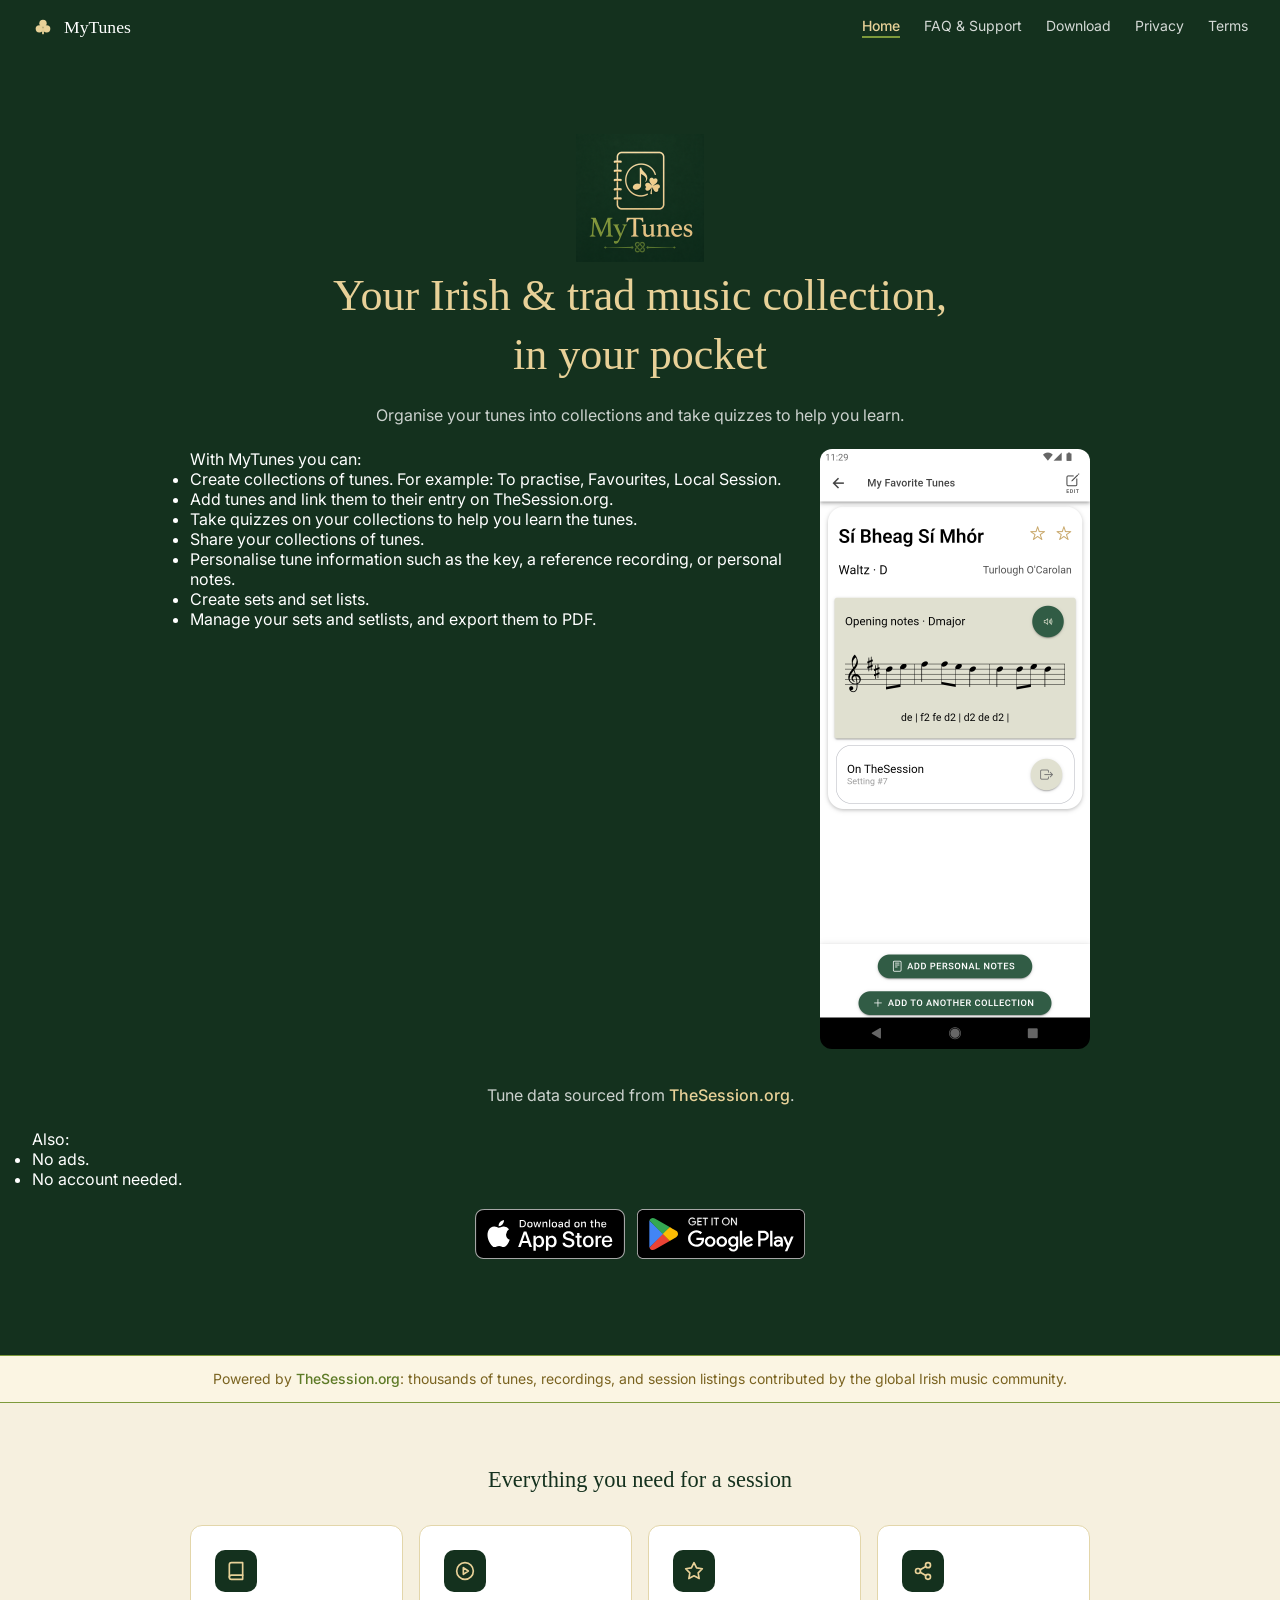
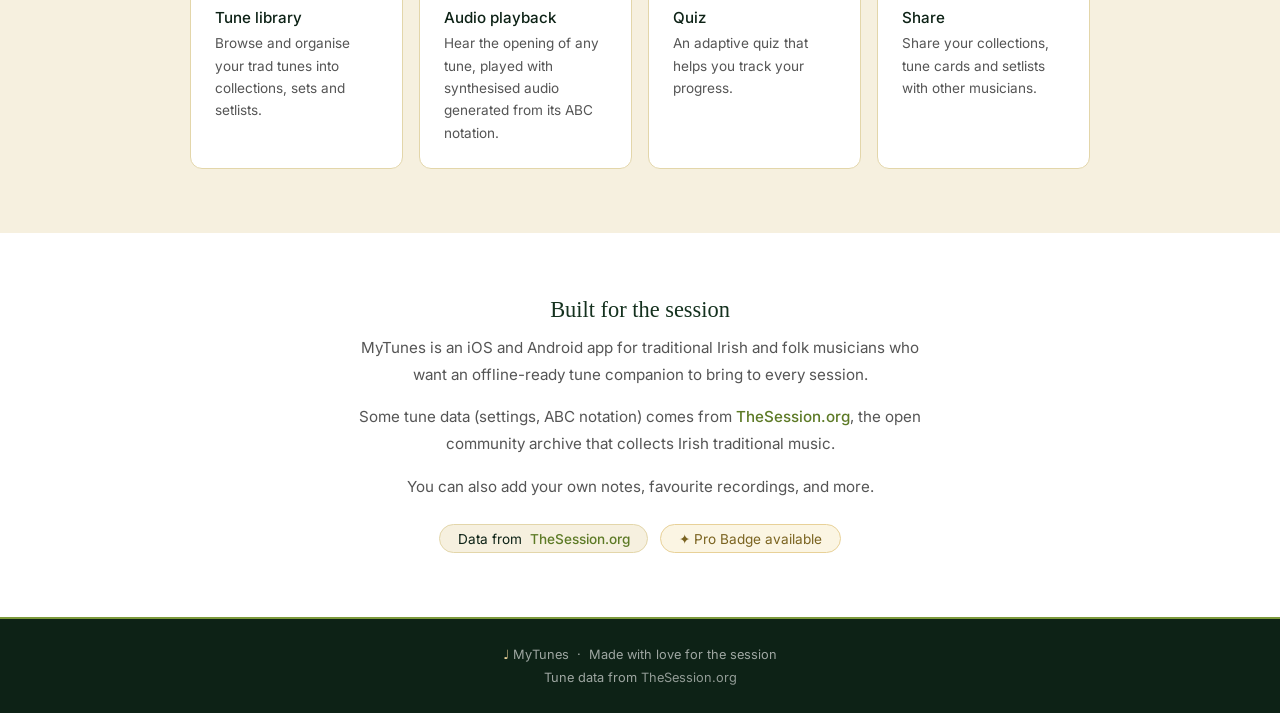
<file: index.html>
<!DOCTYPE html>
<html lang="en">
<head>
  <meta charset="UTF-8" />
  <meta name="viewport" content="width=device-width, initial-scale=1.0" />
  <title>MyTunes - Your Trad Tunes, in your pocket</title>
  <link rel="preconnect" href="https://fonts.googleapis.com" />
  <link rel="preconnect" href="https://fonts.gstatic.com" crossorigin />
  <link href="https://fonts.googleapis.com/css2?family=Inter:wght@400;500&display=swap" rel="stylesheet" />
  <link rel="stylesheet" href="mystyle.css" />
  <link rel="apple-touch-icon" sizes="180x180" href="/apple-touch-icon.png">
  <link rel="icon" type="image/png" sizes="32x32" href="/favicon-32x32.png">
  <link rel="icon" type="image/png" sizes="16x16" href="/favicon-16x16.png">
  <link rel="icon" href="/favicon.ico">
  <meta name="google-site-verification" content="o3oAy4DqHzwvJMltQdrMJ-gJ0J4CWaqL4PQic7WYayo" />
</head>
<body>

<nav>
  <a href="index.html" class="nav-logo">
    <svg width="22" height="22" viewBox="0 0 24 24" xmlns="http://www.w3.org/2000/svg">
      <circle cx="12" cy="8"  r="4"/>
      <circle cx="8"  cy="14" r="4"/>
      <circle cx="16" cy="14" r="4"/>
      <rect   x="11" y="14"   width="2" height="6" rx="1"/>
    </svg>
    MyTunes
  </a>
  <div class="nav-links">
    <a href="index.html" class="active">Home</a>
    <a href="faq.html">FAQ &amp; Support</a>
    <a href="index.html#download">Download</a>
    <a href="privacy.html">Privacy</a>
    <a href="terms.html">Terms</a>
  </div>
</nav>

<section class="hero">
  <img src="icon.png" alt="MyTunes app icon"  width="128" height="128">
  <h1>Your Irish &amp; trad music collection,<br>in your pocket</h1> 
  <p>Organise your tunes into collections and take quizzes to help you learn.</p>

  <div class="feature-section">
    <div class="feature-list">
      With MyTunes you can:
        <ul>
          <li>Create collections of tunes. For example: To practise, Favourites, Local Session.</li>
          <li>Add tunes and link them to their entry on TheSession.org.</li>
          <li>Take quizzes on your collections to help you learn the tunes.</li>
          <li>Share your collections of tunes.</li>
          <li>Personalise tune information such as the key, a reference recording, or personal notes.</li>
          <li>Create sets and set lists.</li>
          <li>Manage your sets and setlists, and export them to PDF.</li>
        </ul>  
      
      </div>
    <img src="screenshots/Screenshot_20261007_112910.png" alt="MyTunes app screenshot" class="hero-screenshot">
  </div>

  <p class="hero-source">Tune data sourced from <a href="https://thesession.org" target="_blank" rel="noopener">TheSession.org</a>.</p>

   
  
    <div class="feature-list">
    Also:
      <ul>
      <li>No ads.</li>
      <li>No account needed.</li>
      </ul>
    </div>
  
  <div class="btn-row" id="download">
    <a href="https://apps.apple.com/us/app/mytunes/id6798656543" class="app-badge-link">
      <img src="download-on-the-app-store-en-us/black.svg" alt="Download on the App Store" height="50">
    </a>
    <a href="https://play.google.com/store/apps/details?id=com.juliencoapps.mytunes" class="app-badge-link">
      <img src="GetItOnGooglePlay_Badge_Web_color_English.svg" alt="Get it on Google Play" height="50">
    </a>
  </div>
  
</section>

<div class="source-banner">
  Powered by <a href="https://thesession.org" target="_blank" rel="noopener">TheSession.org</a>: thousands of tunes, recordings, and session listings contributed by the global Irish music community.
</div>

<section class="features" id="features">
  <h2>Everything you need for a session</h2>
  <div class="cards">

    <div class="card">
      <div class="card-icon">
        <svg viewBox="0 0 24 24" stroke-width="2" stroke-linecap="round" stroke-linejoin="round">
          <path d="M4 19.5A2.5 2.5 0 0 1 6.5 17H20"/><path d="M6.5 2H20v20H6.5A2.5 2.5 0 0 1 4 19.5v-15A2.5 2.5 0 0 1 6.5 2z"/>
        </svg>
      </div>
      <h3>Tune library</h3>
      <p>Browse and organise your trad tunes into collections, sets and setlists.</p>
    </div>

    <div class="card">
      <div class="card-icon">
        <svg viewBox="0 0 24 24" stroke-width="2" stroke-linecap="round" stroke-linejoin="round">
          <circle cx="12" cy="12" r="10"/><polygon points="10 8 16 12 10 16 10 8"/>
        </svg>
      </div>
      <h3>Audio playback</h3>
      <p>Hear the opening of any tune, played with synthesised audio generated from its ABC notation.</p>
    </div>

    <div class="card">
      <div class="card-icon">
        <svg viewBox="0 0 24 24" stroke-width="2" stroke-linecap="round" stroke-linejoin="round">
          <polygon points="12 2 15.09 8.26 22 9.27 17 14.14 18.18 21.02 12 17.77 5.82 21.02 7 14.14 2 9.27 8.91 8.26 12 2"/>
        </svg>
      </div>
      <h3>Quiz</h3>
      <p>An adaptive quiz that helps you track your progress.</p>
    </div>

    <div class="card">
      <div class="card-icon">
        <svg viewBox="0 0 24 24" stroke-width="2" stroke-linecap="round" stroke-linejoin="round">
          <circle cx="18" cy="5" r="3"/><circle cx="6" cy="12" r="3"/><circle cx="18" cy="19" r="3"/>
          <line x1="8.59" y1="13.51" x2="15.42" y2="17.49"/><line x1="15.41" y1="6.51" x2="8.59" y2="10.49"/>
        </svg>
      </div>
      <h3>Share</h3>
      <p>Share your collections, tune cards and setlists with other musicians.</p>
    </div>
   

  </div>
</section>

<section class="about" id="about">
  <h2>Built for the session</h2>
  <p>MyTunes is an iOS and Android app for traditional Irish and folk musicians who want an offline-ready tune companion to bring to every session.</p>
  <p>Some tune data (settings, ABC notation) comes from <a href="https://thesession.org" target="_blank" rel="noopener">TheSession.org</a>, the open community archive that collects Irish traditional music.</p>
  <p>You can also add your own notes, favourite recordings, and more.</p>
  <div class="badge-row">
    <div class="badge-green">
      Data from <a href="https://thesession.org" target="_blank" rel="noopener">TheSession.org</a>
    </div>
    <div class="badge">
      ✦ Pro Badge available
    </div>
  </div>
</section>

<footer>
  <span>♩</span> MyTunes &nbsp;·&nbsp; Made with love for the session<br>
  Tune data from <a href="https://thesession.org" target="_blank" rel="noopener">TheSession.org</a>
</footer>

</body>
</html>
</file>
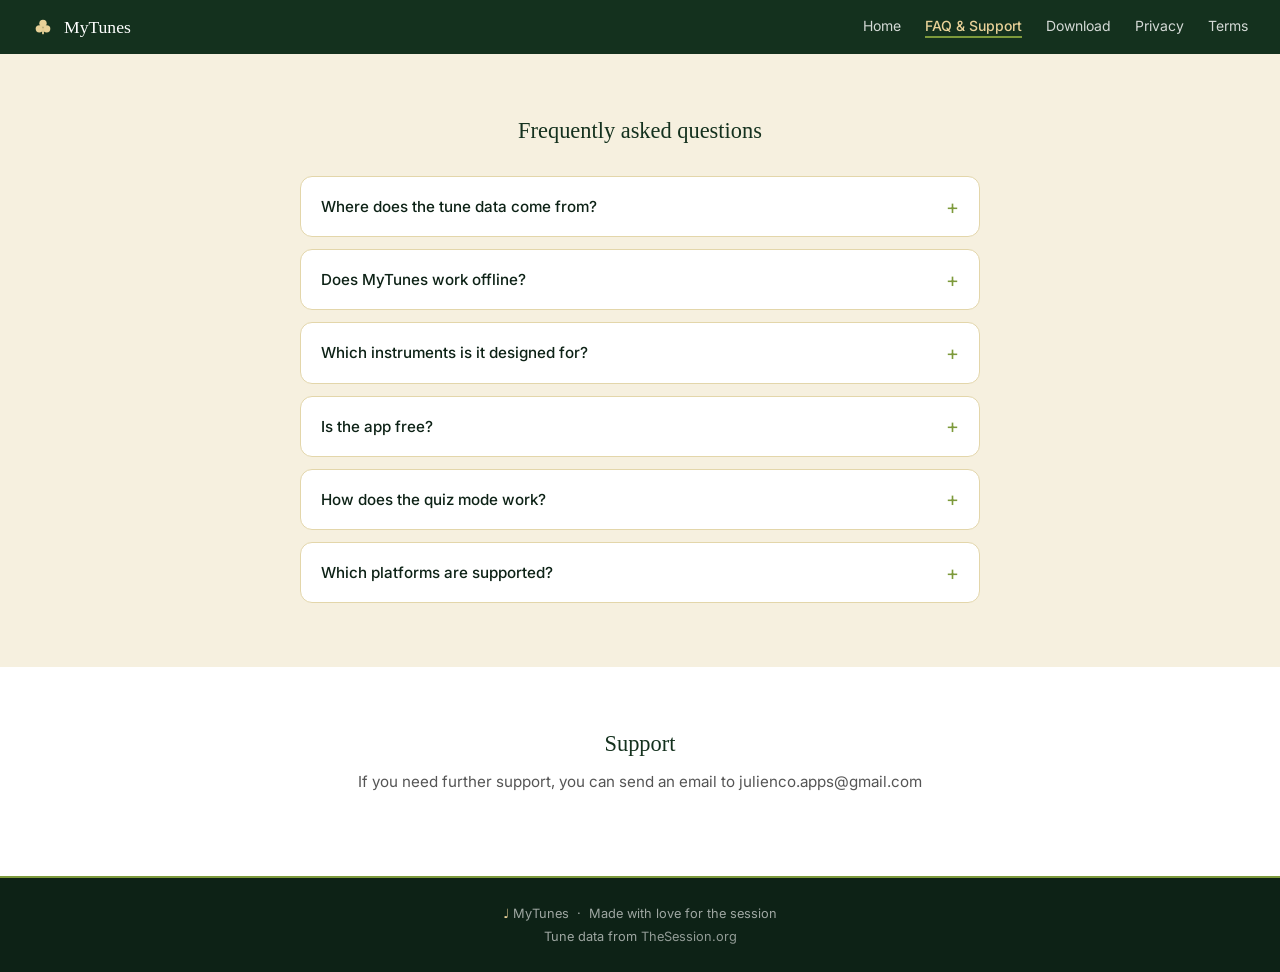
<file: faq.html>
<!DOCTYPE html>
<html lang="en">
<head>
  <meta charset="UTF-8" />
  <meta name="viewport" content="width=device-width, initial-scale=1.0" />
  <title>FAQ &amp; Support - MyTunes</title>
  <link rel="preconnect" href="https://fonts.googleapis.com" />
  <link rel="preconnect" href="https://fonts.gstatic.com" crossorigin />
  <link href="https://fonts.googleapis.com/css2?family=Inter:wght@400;500&display=swap" rel="stylesheet" />
  <link rel="stylesheet" href="mystyle.css" />
  <link rel="apple-touch-icon" sizes="180x180" href="/apple-touch-icon.png">
  <link rel="icon" type="image/png" sizes="32x32" href="/favicon-32x32.png">
  <link rel="icon" type="image/png" sizes="16x16" href="/favicon-16x16.png">
  <link rel="icon" href="/favicon.ico">
  <meta name="google-site-verification" content="o3oAy4DqHzwvJMltQdrMJ-gJ0J4CWaqL4PQic7WYayo" />
</head>
<body>

<nav>
  <a href="index.html" class="nav-logo">
    <svg width="22" height="22" viewBox="0 0 24 24" xmlns="http://www.w3.org/2000/svg">
      <circle cx="12" cy="8"  r="4"/>
      <circle cx="8"  cy="14" r="4"/>
      <circle cx="16" cy="14" r="4"/>
      <rect   x="11" y="14"   width="2" height="6" rx="1"/>
    </svg>
    MyTunes
  </a>
  <div class="nav-links">
    <a href="index.html">Home</a>
    <a href="faq.html" class="active">FAQ &amp; Support</a>
    <a href="index.html#download">Download</a>
    <a href="privacy.html">Privacy</a>
    <a href="terms.html">Terms</a>
  </div>
</nav>

<section class="faq" id="faq">
  <h2>Frequently asked questions</h2>
  <div class="faq-list">

    <details>
      <summary>Where does the tune data come from?</summary>
      <div class="faq-answer">
        All settings and ABC notation are sourced from <a href="https://thesession.org" target="_blank" rel="noopener">TheSession.org</a>.
      </div>
    </details>

    <details>
      <summary>Does MyTunes work offline?</summary>
      <div class="faq-answer">
        Yes. Once your collection is built, the core app works offline. Your collections stay available during sessions in places with no signal.
      </div>
    </details>

    <details>
      <summary>Which instruments is it designed for?</summary>
      <div class="faq-answer">
        MyTunes is instrument-agnostic: any musician can use it.
      </div>
    </details>

    <details>
      <summary>Is the app free?</summary>
      <div class="faq-answer">
        The core app is free to download and use. An optional Pro Badge is available as an in-app purchase. This unlocks unlimited tune cards, collections and setlists.
      </div>
    </details>

    <details>
      <summary>How does the quiz mode work?</summary>
      <div class="faq-answer">
        The quiz plays the first notes of a tune and asks you to identify it by name. Answer correctly on the first attempt and you earn a star. There are also other kinds of quiz that help you learn.
      </div>
    </details>

    <details>
      <summary>Which platforms are supported?</summary>
      <div class="faq-answer">
        MyTunes is available on iOS (iPhone and iPad) and Android. Both versions are built from the same codebase and receive updates simultaneously.
      </div>
    </details>

  </div>
</section>

<section class = "about" id="support">
  <h2>Support</h2>
  <p> If you need further support, you can send an email to julienco.apps@gmail.com </p>
</section>

<footer>
  <span>♩</span> MyTunes &nbsp;·&nbsp; Made with love for the session<br>
  Tune data from <a href="https://thesession.org" target="_blank" rel="noopener">TheSession.org</a>
</footer>

</body>
</html>
</file>
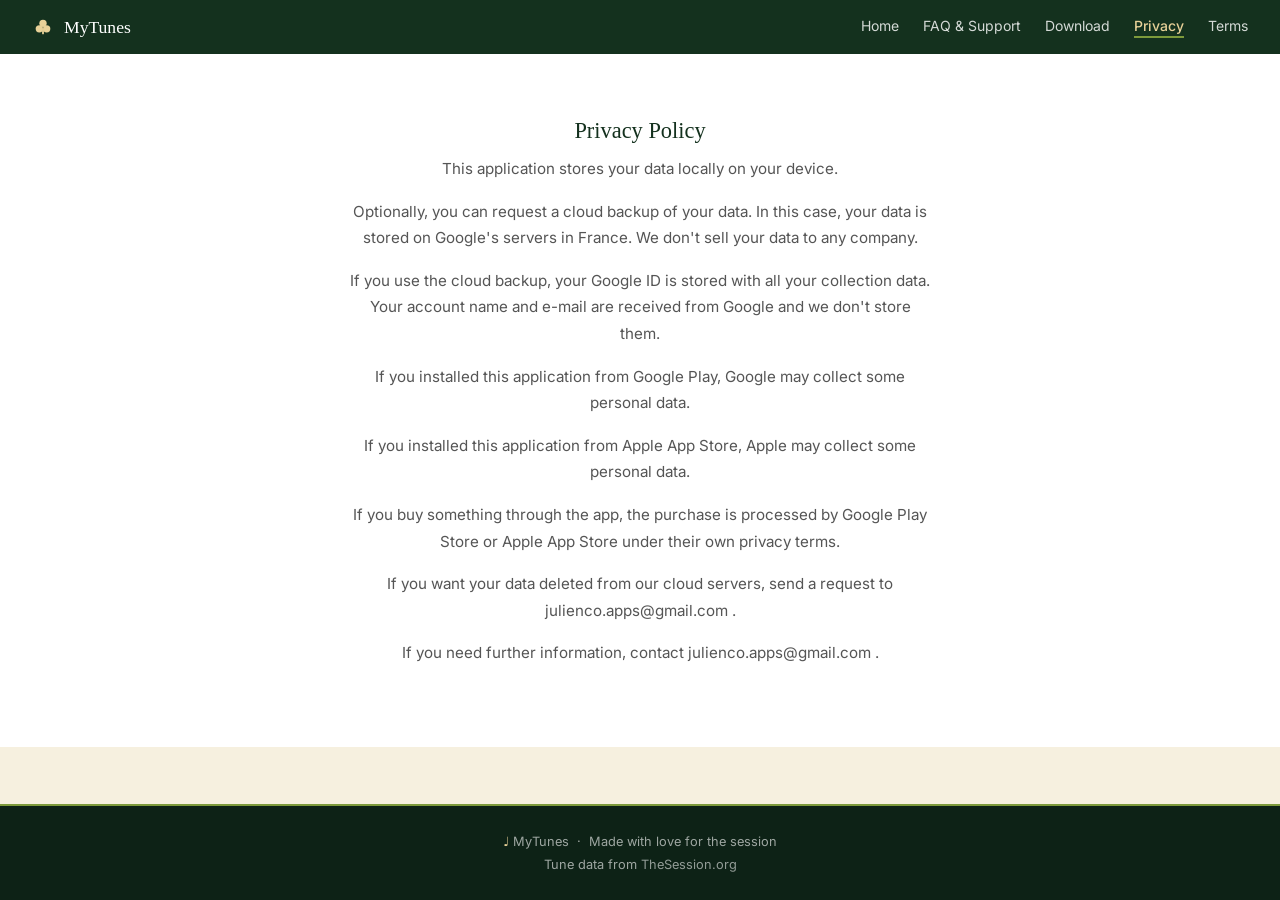
<file: privacy.html>
<!DOCTYPE html>
<html lang="en">
<head>
  <meta charset="UTF-8" />
  <meta name="viewport" content="width=device-width, initial-scale=1.0" />
  <title>Privacy Policy - MyTunes</title>
  <link rel="preconnect" href="https://fonts.googleapis.com" />
  <link rel="preconnect" href="https://fonts.gstatic.com" crossorigin />
  <link href="https://fonts.googleapis.com/css2?family=Inter:wght@400;500&display=swap" rel="stylesheet" />
  <link rel="stylesheet" href="mystyle.css" />
  <link rel="apple-touch-icon" sizes="180x180" href="/apple-touch-icon.png">
  <link rel="icon" type="image/png" sizes="32x32" href="/favicon-32x32.png">
  <link rel="icon" type="image/png" sizes="16x16" href="/favicon-16x16.png">
  <link rel="icon" href="/favicon.ico">
  <meta name="google-site-verification" content="o3oAy4DqHzwvJMltQdrMJ-gJ0J4CWaqL4PQic7WYayo" />
</head>
<body>

<nav>
  <a href="index.html" class="nav-logo">
    <svg width="22" height="22" viewBox="0 0 24 24" xmlns="http://www.w3.org/2000/svg">
      <circle cx="12" cy="8"  r="4"/>
      <circle cx="8"  cy="14" r="4"/>
      <circle cx="16" cy="14" r="4"/>
      <rect   x="11" y="14"   width="2" height="6" rx="1"/>
    </svg>
    MyTunes
  </a>
  <div class="nav-links">
    <a href="index.html">Home</a>
    <a href="faq.html">FAQ &amp; Support</a>
    <a href="index.html#download">Download</a>
    <a href="privacy.html" class="active">Privacy</a>
    <a href="terms.html">Terms</a>
  </div>
</nav>

<section class = "about" id="privacy">
  <h2>Privacy Policy</h2>
  <p>This application stores your data locally on your device.</p>

  <p>Optionally, you can request a cloud backup of your data. In this case, your data is stored on Google's servers in France. We don't sell your data to any company.</p>

  <p>If you use the cloud backup, your Google ID is stored with all your collection data. Your account name and e-mail are received from Google and we don't store them.</p>


  <p>If you installed this application from Google Play, Google may collect some personal data.</p>

  <p>If you installed this application from Apple App Store, Apple may collect some personal data.</p>



  <p>If you buy something through the app, the purchase is processed by Google Play Store or Apple App Store under their own privacy terms.</p>

  <p>If you want your data deleted from our cloud servers, send a request to julienco.apps@gmail.com .</p>

  <p>If you need further information, contact julienco.apps@gmail.com .</p>

</section>

<footer>
  <span>♩</span> MyTunes &nbsp;·&nbsp; Made with love for the session<br>
  Tune data from <a href="https://thesession.org" target="_blank" rel="noopener">TheSession.org</a>
</footer>

</body>
</html>
</file>
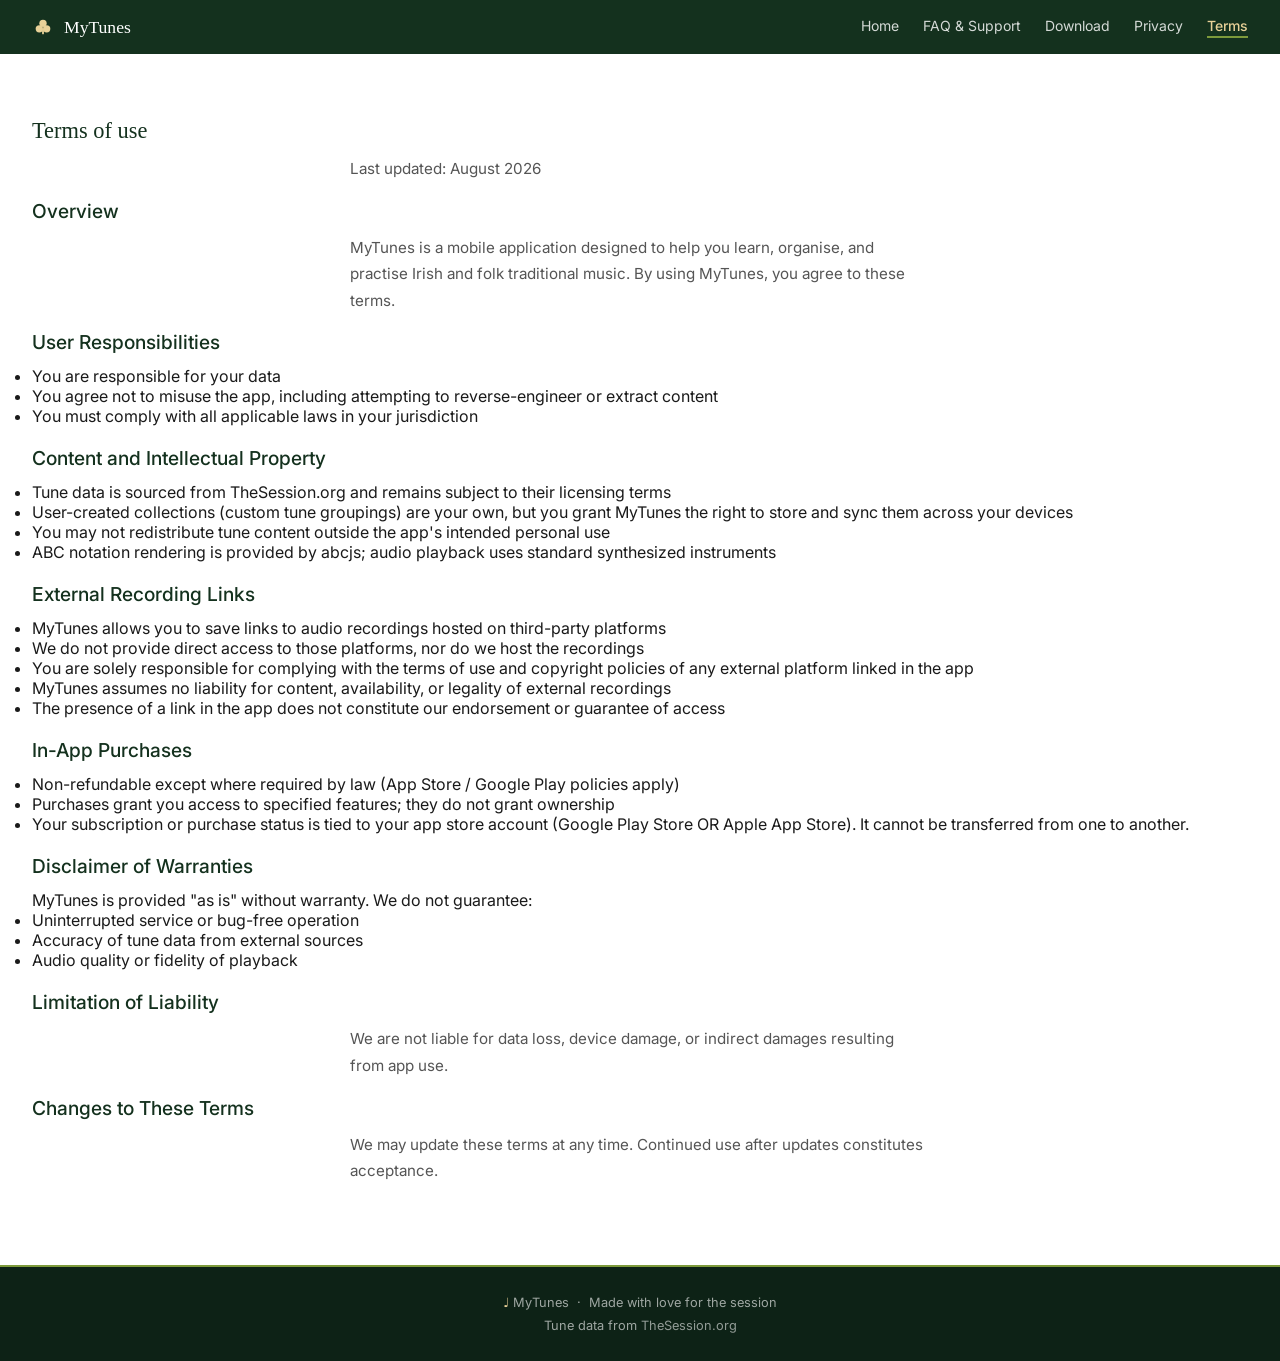
<file: terms.html>
<!DOCTYPE html>
<html lang="en">
<head>
  <meta charset="UTF-8" />
  <meta name="viewport" content="width=device-width, initial-scale=1.0" />
  <title>Terms of use - MyTunes</title>
  <link rel="preconnect" href="https://fonts.googleapis.com" />
  <link rel="preconnect" href="https://fonts.gstatic.com" crossorigin />
  <link href="https://fonts.googleapis.com/css2?family=Inter:wght@400;500&display=swap" rel="stylesheet" />
  <link rel="stylesheet" href="mystyle.css" />
  <link rel="apple-touch-icon" sizes="180x180" href="/apple-touch-icon.png">
  <link rel="icon" type="image/png" sizes="32x32" href="/favicon-32x32.png">
  <link rel="icon" type="image/png" sizes="16x16" href="/favicon-16x16.png">
  <link rel="icon" href="/favicon.ico">
  <meta name="google-site-verification" content="o3oAy4DqHzwvJMltQdrMJ-gJ0J4CWaqL4PQic7WYayo" />
</head>
<body>

<nav>
  <a href="index.html" class="nav-logo">
    <svg width="22" height="22" viewBox="0 0 24 24" xmlns="http://www.w3.org/2000/svg">
      <circle cx="12" cy="8"  r="4"/>
      <circle cx="8"  cy="14" r="4"/>
      <circle cx="16" cy="14" r="4"/>
      <rect   x="11" y="14"   width="2" height="6" rx="1"/>
    </svg>
    MyTunes
  </a>
  <div class="nav-links">
    <a href="index.html">Home</a>
    <a href="faq.html">FAQ &amp; Support</a>
    <a href="index.html#download">Download</a>
    <a href="privacy.html">Privacy</a>
    <a href="terms.html" class="active">Terms</a>
  </div>
</nav>

<section class = "conditions" id="conditions">
  <h2>Terms of use</h2>
  <p>Last updated: August 2026</p>

  <h3>Overview</h3>

  <p>MyTunes is a mobile application designed to help you learn, organise, and practise Irish and folk traditional music. By using MyTunes, you agree to these terms.</p>


  <h3>User Responsibilities</h3>

  <div class="feature-list">
    <ul>
      <li>You are responsible for your data</li>
      <li>You agree not to misuse the app, including attempting to reverse-engineer or extract content</li>
      <li>You must comply with all applicable laws in your jurisdiction</li>
    </ul>
  </div>

  <h3>Content and Intellectual Property</h3>

  <div class="feature-list">
    <ul>
      <li>Tune data is sourced from TheSession.org and remains subject to their licensing terms</li>
      <li>User-created collections (custom tune groupings) are your own, but you grant MyTunes the right to store and sync them across your devices</li>
      <li>You may not redistribute tune content outside the app's intended personal use</li>
      <li>ABC notation rendering is provided by abcjs; audio playback uses standard synthesized instruments</li>
    </ul>
  </div>

  <h3>External Recording Links</h3>
  <div class="feature-list">
    <ul>
      <li>MyTunes allows you to save links to audio recordings hosted on third-party platforms</li>
      <li>We do not provide direct access to those platforms, nor do we host the recordings</li>
      <li>You are solely responsible for complying with the terms of use and copyright policies of any external platform linked in the app</li>
      <li>MyTunes assumes no liability for content, availability, or legality of external recordings</li>
      <li>The presence of a link in the app does not constitute our endorsement or guarantee of access</li>
    </ul>
  </div>  
    
  <h3>In-App Purchases</h3>

  <div class="feature-list">
    <ul>
      <li>Non-refundable except where required by law (App Store / Google Play policies apply)</li>
      <li>Purchases grant you access to specified features; they do not grant ownership</li>
      <li>Your subscription or purchase status is tied to your app store account (Google Play Store OR Apple App Store). It cannot be transferred from one to another.</li>
    </ul>
  </div>

  <h3>Disclaimer of Warranties</h3>

  MyTunes is provided "as is" without warranty. We do not guarantee:
  <div class="feature-list">
  <ul>
    <li>Uninterrupted service or bug-free operation</li>
    <li>Accuracy of tune data from external sources</li>
    <li>Audio quality or fidelity of playback</li>
  </ul>
  </div>

  <h3>Limitation of Liability</h3>

  <p>We are not liable for data loss, device damage, or indirect damages resulting from app use.</p>

  <h3>Changes to These Terms</h3>

  <p>We may update these terms at any time. Continued use after updates constitutes acceptance.</p>

</section>

<footer>
  <span>♩</span> MyTunes &nbsp;·&nbsp; Made with love for the session<br>
  Tune data from <a href="https://thesession.org" target="_blank" rel="noopener">TheSession.org</a>
</footer>

</body>
</html>
</file>
<file: mystyle.css>
:root {
  /* Palette tirée du logo */
  --green:       #14311e;   /* vert forêt du fond du logo */
  --green-dark:  #0d2216;
  --green-light: #f6f0df;   /* crème très clair (fonds de page) */
  --green-border:#e3d6aa;
  --olive:       #7d9a3b;   /* vert olive de "My" et du noeud celtique */
  --olive-dark:  #5d7a26;
  --gold:        #e8d198;   /* crème doré de "Tunes" et des traits */
  --gold-dark:   #7a6320;   /* version foncée pour texte sur fond clair */
  --gold-light:  #fbf5e3;
}

*, *::before, *::after { box-sizing: border-box; margin: 0; padding: 0; }

html {
  height: 100%;
}

body {
  font-family: 'Inter', system-ui, sans-serif;
  background: var(--green-light);
  color: #1a1a1a;
  min-height: 100vh;
  display: flex;
  flex-direction: column;
}

/* ── Nav ── */
nav {
  background: var(--green);
  padding: 1rem 2rem;
  display: flex;
  align-items: center;
  justify-content: space-between;
}
.nav-logo {
  display: flex;
  align-items: center;
  gap: 10px;
  color: #fff;
  font-weight: 500;
  font-size: 1.1rem;
  text-decoration: none;
}
.nav-logo svg { fill: var(--gold); }
.nav-links { display: flex; gap: 1.5rem; }
.nav-links a {
  color: rgba(255,255,255,.82);
  text-decoration: none;
  font-size: .875rem;
  transition: color .2s;
}
.nav-links a:hover { color: var(--gold); }
.nav-links a.active { color: var(--gold); font-weight: 500; border-bottom: 2px solid var(--olive); padding-bottom: 2px; }

/* ── Hero ── */
.hero {
  background: var(--green);
  color: #fff;
  padding: 5rem 2rem 6rem;
  text-align: center;
}
.hero h1 {
  font-size: clamp(1.6rem, 4vw, 2.75rem);
  font-weight: 500;
  line-height: 1.35;
  margin-bottom: 1rem;
}
.hero p {
  font-size: 1rem;
  color: rgba(255,255,255,.78);
  max-width: 540px;
  margin: 0 auto 1.25rem;
  line-height: 1.75;
}
.hero-source {
  font-size: .85rem;
  color: rgba(255,255,255,.55);
  margin: 0 auto 2rem;
}
.hero-source a {
  color: var(--gold);
  text-decoration: none;
  font-weight: 500;
}
.hero-source a:hover { text-decoration: underline; }

.feature-section {
  display: flex;
  align-items: flex-start;
  gap: 2rem;
  max-width: 900px;
  margin: 0 auto 2rem;
}

.feature-list {
    text-align: left;
    margin-bottom: 20px;
    flex: 1;
}

.hero-screenshot {
  max-width: 100%;
  max-height: 600px;
  height: auto;
  border-radius: 12px;
  flex-shrink: 1;
}

.btn-row { display: flex; gap: .75rem; justify-content: center; flex-wrap: wrap; align-items: center; line-height: 1; }
.btn-gold {
  background: var(--gold);
  color: #3d2800;
  border: none;
  padding: .75rem 2rem;
  border-radius: 8px;
  font-size: .9rem;
  font-weight: 500;
  cursor: pointer;
  text-decoration: none;
  transition: background .2s;
}
.btn-gold:hover { background: var(--gold-dark); color: #fff; }
.app-badge-link {
  display: inline-flex;
  align-items: center;
  text-decoration: none;
  transition: transform .2s, filter .2s;
}
.app-badge-link:hover {
  transform: translateY(-2px);
  filter: brightness(1.1);
}
.btn-ghost {
  background: transparent;
  color: #fff;
  border: 1px solid rgba(255,255,255,.45);
  padding: .75rem 2rem;
  border-radius: 8px;
  font-size: .9rem;
  cursor: pointer;
  text-decoration: none;
  transition: border-color .2s;
}
.btn-ghost:hover { border-color: rgba(255,255,255,.9); }

/* ── Source banner ── */
.source-banner {
  background: var(--gold-light);
  border-top: 1px solid var(--olive);
  border-bottom: 1px solid var(--olive);
  padding: .9rem 2rem;
  text-align: center;
  font-size: .875rem;
  color: var(--gold-dark);
}
.source-banner a {
  color: var(--olive-dark);
  font-weight: 500;
  text-decoration: none;
}
.source-banner a:hover { text-decoration: underline; }

/* ── Features ── */
.features {
  background: var(--green-light);
  padding: 4rem 2rem;
}
.features h2 {
  text-align: center;
  color: var(--green);
  font-weight: 500;
  font-size: 1.4rem;
  margin-bottom: 2rem;
}
.cards {
  display: grid;
  grid-template-columns: repeat(auto-fit, minmax(200px, 1fr));
  gap: 1rem;
  max-width: 900px;
  margin: 0 auto;
}
.card {
  background: #fff;
  border-radius: 12px;
  padding: 1.5rem;
  border: 0.5px solid var(--green-border);
}
.card-icon {
  width: 42px;
  height: 42px;
  background: var(--green);
  border-radius: 10px;
  display: flex;
  align-items: center;
  justify-content: center;
  margin-bottom: 1rem;
}
.card-icon svg { stroke: var(--gold); fill: none; width: 20px; height: 20px; }
.card h3 { color: var(--green-dark); font-size: .95rem; font-weight: 500; margin-bottom: .35rem; }
.card p  { color: #555; font-size: .85rem; line-height: 1.65; }

/* ── About ── */
.about {
  background: #fff;
  padding: 4rem 2rem;
  text-align: center;
}
.about h2 {
  color: var(--green);
  font-size: 1.4rem;
  font-weight: 500;
  margin-bottom: .75rem;
}
.about p {
  color: #555;
  font-size: .95rem;
  max-width: 580px;
  margin: 0 auto 1rem;
  line-height: 1.75;
}
.about p + p { margin-top: .75rem; }
.about a {
  color: var(--olive-dark);
  font-weight: 500;
  text-decoration: none;
}
.about a:hover { text-decoration: underline; }
.badge-row { display: flex; gap: .75rem; justify-content: center; flex-wrap: wrap; margin-top: 1.5rem; }
.badge {
  display: inline-flex;
  align-items: center;
  gap: 8px;
  background: var(--gold-light);
  color: var(--gold-dark);
  border: 1px solid var(--gold);
  border-radius: 100px;
  padding: .35rem 1.1rem;
  font-size: .85rem;
}
.badge-green {
  display: inline-flex;
  align-items: center;
  gap: 8px;
  background: var(--green-light);
  color: var(--green-dark);
  border: 1px solid var(--green-border);
  border-radius: 100px;
  padding: .35rem 1.1rem;
  font-size: .85rem;
}
.badge-green a {
  color: var(--olive-dark);
  font-weight: 500;
  text-decoration: none;
}
.badge-green a:hover { text-decoration: underline; }

/* ── FAQ ── */
.faq {
  background: var(--green-light);
  padding: 4rem 2rem;
}
.faq h2 {
  text-align: center;
  color: var(--green);
  font-weight: 500;
  font-size: 1.4rem;
  margin-bottom: 2rem;
}
.faq-list {
  max-width: 680px;
  margin: 0 auto;
  display: flex;
  flex-direction: column;
  gap: .75rem;
}
details {
  background: #fff;
  border: 0.5px solid var(--green-border);
  border-radius: 12px;
  overflow: hidden;
}
summary {
  display: flex;
  align-items: center;
  justify-content: space-between;
  padding: 1.1rem 1.25rem;
  font-size: .95rem;
  font-weight: 500;
  color: var(--green-dark);
  cursor: pointer;
  list-style: none;
  gap: 1rem;
}
summary::-webkit-details-marker { display: none; }
summary::after {
  content: '+';
  font-size: 1.25rem;
  font-weight: 400;
  color: var(--olive);
  flex-shrink: 0;
  transition: transform .2s;
}
details[open] summary::after {
  transform: rotate(45deg);
}
details[open] summary {
  border-bottom: 0.5px solid var(--green-border);
}
.faq-answer {
  padding: 1rem 1.25rem;
  font-size: .875rem;
  color: #555;
  line-height: 1.75;
}
.faq-answer a {
  color: var(--olive-dark);
  font-weight: 500;
  text-decoration: none;
}
.faq-answer a:hover { text-decoration: underline; }

/* ── Footer ── */
footer {
  margin-top: auto;
  background: var(--green-dark);
  border-top: 2px solid var(--olive);
  color: rgba(255,255,255,.6);
  text-align: center;
  padding: 1.5rem 2rem;
  font-size: .8rem;
  line-height: 1.8;
}
footer span { color: var(--gold); }
footer a { color: rgba(255,255,255,.55); text-decoration: none; }
footer a:hover { color: var(--gold); }

.conditions {
  background: #fff;
  padding: 4rem 2rem;
  text-align: left;
}
.conditions h2 {
  color: var(--green);
  font-size: 1.4rem;
  font-weight: 500;
  margin-bottom: .75rem;
}
.conditions h3 {
  color: var(--green);
  font-size: 1.2rem;
  font-weight: 500;
  margin-bottom: .75rem;
}
.conditions p {
  color: #555;
  font-size: .95rem;
  max-width: 580px;
  margin: 0 auto 1rem;
  line-height: 1.75;
}

@media (max-width: 700px) {
  .feature-section {
    flex-direction: column;
    align-items: center;
  }
  nav {
    flex-direction: column;
    gap: .75rem;
    padding: 1rem;
  }
  .nav-links {
    flex-wrap: wrap;
    justify-content: center;
    gap: .5rem 1rem;
  }
}
#download { scroll-margin-top: 40vh; }

h1, h2, .nav-logo { font-family: Georgia, 'Times New Roman', serif; }
.hero h1 { color: var(--gold); }
</file>
